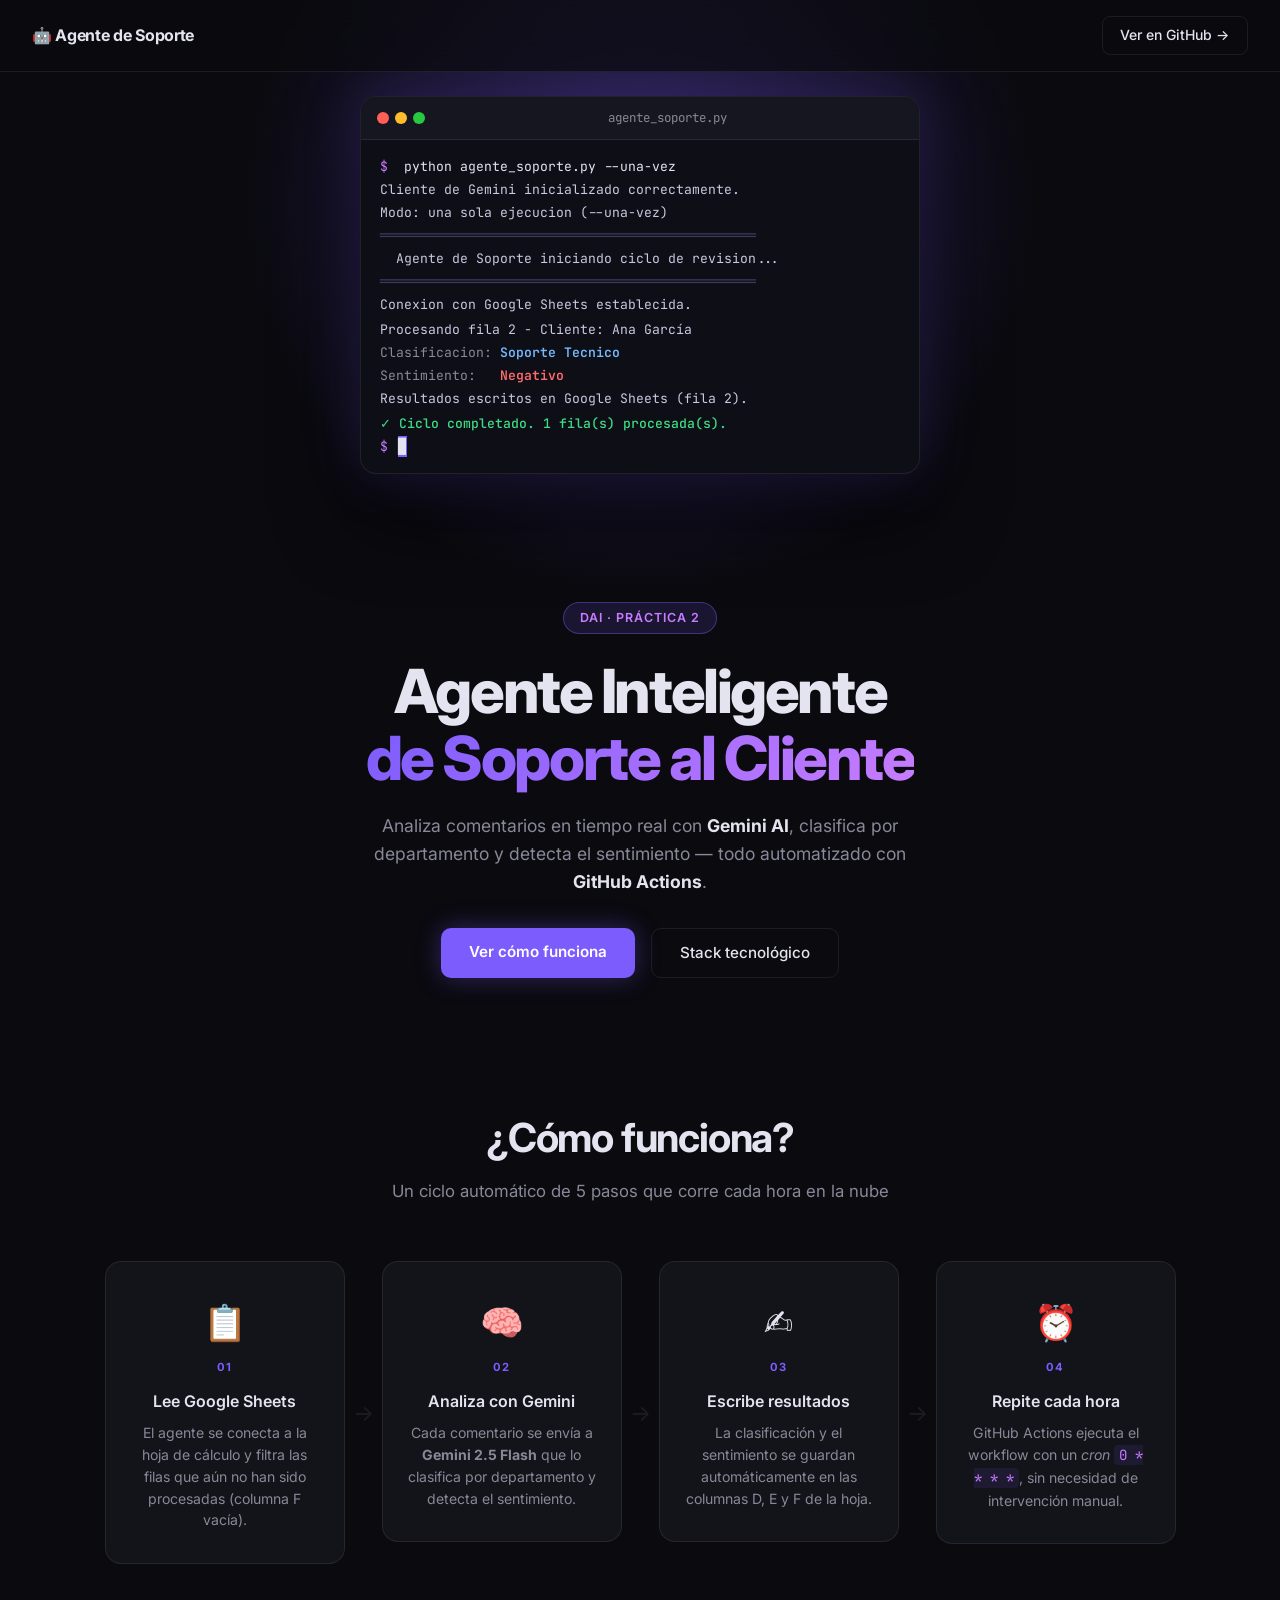
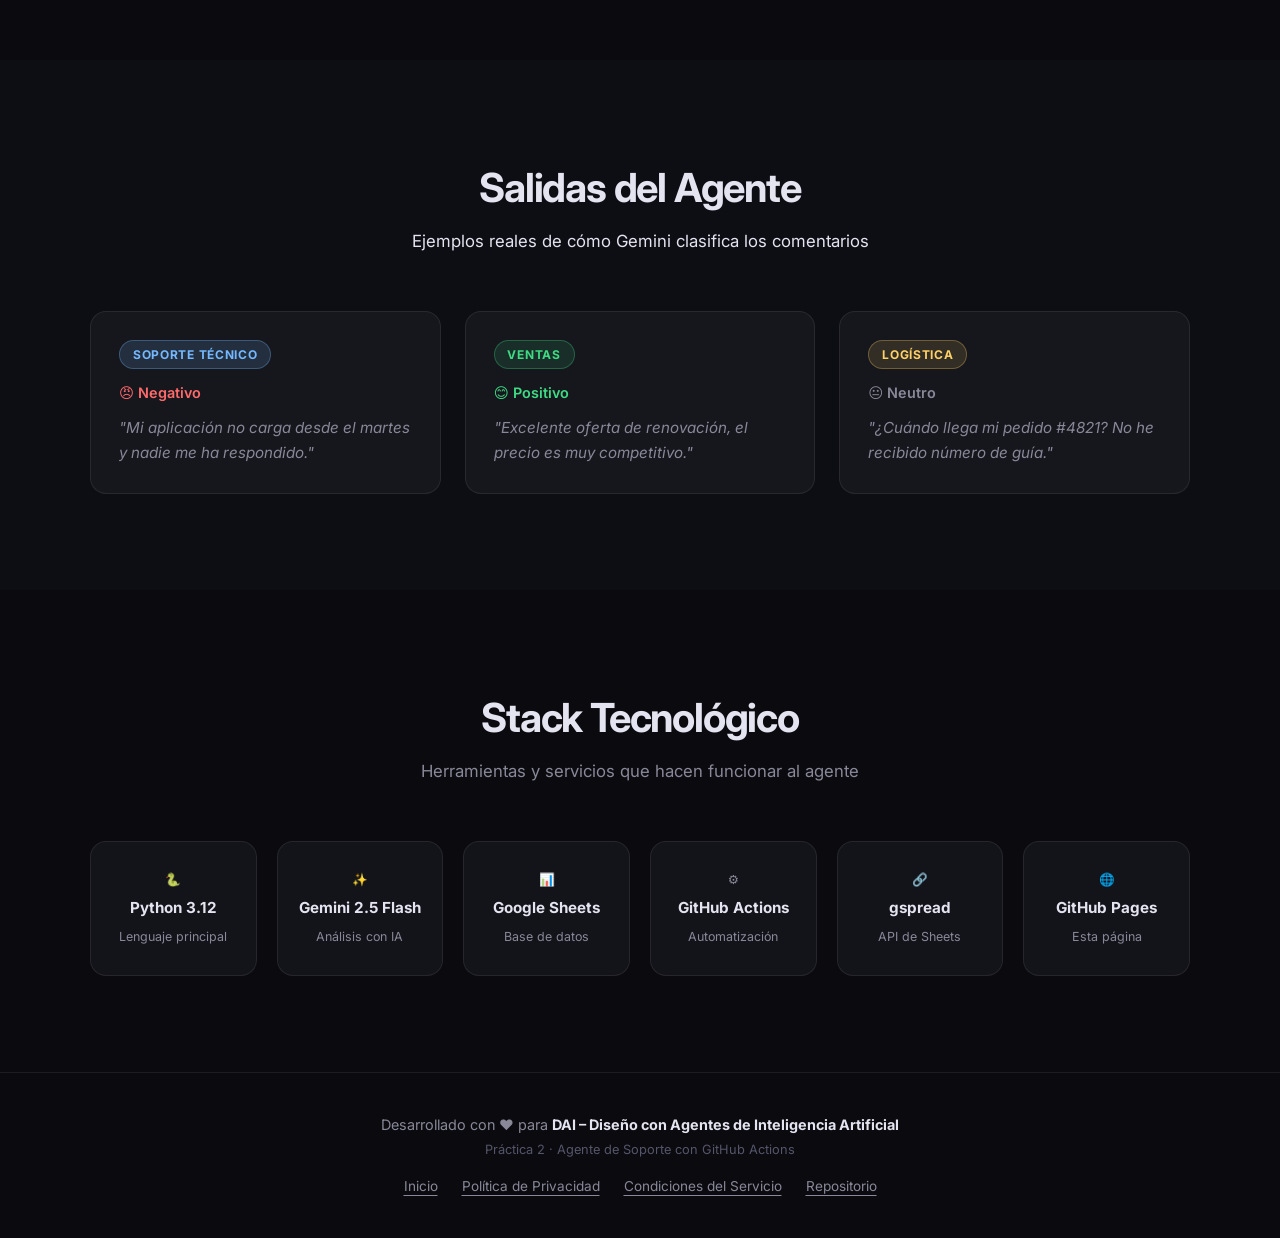
<file: docs/index.html>
<!DOCTYPE html>
<html lang="es">
<head>
  <meta charset="UTF-8" />
  <meta name="viewport" content="width=device-width, initial-scale=1.0" />
  <title>Agente de Soporte con IA | DAI Práctica 2</title>
  <meta name="description" content="Agente inteligente que analiza quejas de clientes con Gemini AI, clasifica por departamento y detecta el sentimiento automáticamente usando GitHub Actions." />
  <link rel="preconnect" href="https://fonts.googleapis.com" />
  <link rel="preconnect" href="https://fonts.gstatic.com" crossorigin />
  <link href="https://fonts.googleapis.com/css2?family=Inter:wght@300;400;500;600;700;800&family=JetBrains+Mono:wght@400;500&display=swap" rel="stylesheet" />
  <link rel="stylesheet" href="style.css" />
</head>
<body>

  <!-- HERO -->
  <header class="hero">
    <div class="hero-glow"></div>
    <nav class="nav">
      <span class="nav-logo">🤖 Agente de Soporte</span>
      <a href="https://github.com" class="nav-btn" id="nav-github-link" target="_blank" rel="noopener">Ver en GitHub →</a>
    </nav>
    <div class="hero-content">
      <div class="badge" id="hero-badge">DAI · Práctica 2</div>
      <h1>Agente Inteligente<br /><span class="gradient-text">de Soporte al Cliente</span></h1>
      <p class="hero-subtitle">
        Analiza comentarios en tiempo real con <strong>Gemini AI</strong>,
        clasifica por departamento y detecta el sentimiento —
        todo automatizado con <strong>GitHub Actions</strong>.
      </p>
      <div class="hero-actions">
        <a href="#como-funciona" class="btn-primary" id="hero-cta-primary">Ver cómo funciona</a>
        <a href="#tecnologias" class="btn-secondary" id="hero-cta-secondary">Stack tecnológico</a>
      </div>
    </div>
    <div class="hero-visual" aria-hidden="true">
      <div class="terminal" id="hero-terminal">
        <div class="terminal-bar">
          <span class="dot red"></span><span class="dot yellow"></span><span class="dot green"></span>
          <span class="terminal-title">agente_soporte.py</span>
        </div>
        <div class="terminal-body">
          <div class="line"><span class="prompt">$</span> python agente_soporte.py --una-vez</div>
          <div class="line out">Cliente de Gemini inicializado correctamente.</div>
          <div class="line out">Modo: una sola ejecucion (--una-vez)</div>
          <div class="line sep">═══════════════════════════════════════════════</div>
          <div class="line out">  Agente de Soporte iniciando ciclo de revision...</div>
          <div class="line sep">═══════════════════════════════════════════════</div>
          <div class="line out">Conexion con Google Sheets establecida.</div>
          <div class="line out"></div>
          <div class="line out">Procesando fila 2 - Cliente: Ana García</div>
          <div class="line out"><span class="key">Clasificacion:</span> <span class="val-blue">Soporte Tecnico</span></div>
          <div class="line out"><span class="key">Sentimiento:  </span> <span class="val-red">Negativo</span></div>
          <div class="line out">Resultados escritos en Google Sheets (fila 2).</div>
          <div class="line out"></div>
          <div class="line success">✓ Ciclo completado. 1 fila(s) procesada(s).</div>
          <div class="cursor-line"><span class="prompt">$</span><span class="cursor">█</span></div>
        </div>
      </div>
    </div>
  </header>

  <!-- COMO FUNCIONA -->
  <section class="section" id="como-funciona">
    <div class="container">
      <div class="section-header">
        <h2>¿Cómo funciona?</h2>
        <p>Un ciclo automático de 5 pasos que corre cada hora en la nube</p>
      </div>
      <div class="steps">
        <div class="step" id="step-1">
          <div class="step-icon">📋</div>
          <div class="step-num">01</div>
          <h3>Lee Google Sheets</h3>
          <p>El agente se conecta a la hoja de cálculo y filtra las filas que aún no han sido procesadas (columna F vacía).</p>
        </div>
        <div class="step-arrow" aria-hidden="true">→</div>
        <div class="step" id="step-2">
          <div class="step-icon">🧠</div>
          <div class="step-num">02</div>
          <h3>Analiza con Gemini</h3>
          <p>Cada comentario se envía a <strong>Gemini 2.5 Flash</strong> que lo clasifica por departamento y detecta el sentimiento.</p>
        </div>
        <div class="step-arrow" aria-hidden="true">→</div>
        <div class="step" id="step-3">
          <div class="step-icon">✍️</div>
          <div class="step-num">03</div>
          <h3>Escribe resultados</h3>
          <p>La clasificación y el sentimiento se guardan automáticamente en las columnas D, E y F de la hoja.</p>
        </div>
        <div class="step-arrow" aria-hidden="true">→</div>
        <div class="step" id="step-4">
          <div class="step-icon">⏰</div>
          <div class="step-num">04</div>
          <h3>Repite cada hora</h3>
          <p>GitHub Actions ejecuta el workflow con un <em>cron</em> <code>0 * * * *</code>, sin necesidad de intervención manual.</p>
        </div>
      </div>
    </div>
  </section>

  <!-- ANALISIS DEMO -->
  <section class="section section-dark" id="demo">
    <div class="container">
      <div class="section-header light">
        <h2>Salidas del Agente</h2>
        <p>Ejemplos reales de cómo Gemini clasifica los comentarios</p>
      </div>
      <div class="cards">
        <div class="card" id="demo-card-1">
          <div class="card-tag tag-soporte">Soporte Técnico</div>
          <div class="card-sentiment sentiment-neg">😠 Negativo</div>
          <p class="card-quote">"Mi aplicación no carga desde el martes y nadie me ha respondido."</p>
        </div>
        <div class="card" id="demo-card-2">
          <div class="card-tag tag-ventas">Ventas</div>
          <div class="card-sentiment sentiment-pos">😊 Positivo</div>
          <p class="card-quote">"Excelente oferta de renovación, el precio es muy competitivo."</p>
        </div>
        <div class="card" id="demo-card-3">
          <div class="card-tag tag-logistica">Logística</div>
          <div class="card-sentiment sentiment-neu">😐 Neutro</div>
          <p class="card-quote">"¿Cuándo llega mi pedido #4821? No he recibido número de guía."</p>
        </div>
      </div>
    </div>
  </section>

  <!-- TECNOLOGIAS -->
  <section class="section" id="tecnologias">
    <div class="container">
      <div class="section-header">
        <h2>Stack Tecnológico</h2>
        <p>Herramientas y servicios que hacen funcionar al agente</p>
      </div>
      <div class="tech-grid">
        <div class="tech-item" id="tech-python">
          <span class="tech-icon">🐍</span>
          <strong>Python 3.12</strong>
          <span>Lenguaje principal</span>
        </div>
        <div class="tech-item" id="tech-gemini">
          <span class="tech-icon">✨</span>
          <strong>Gemini 2.5 Flash</strong>
          <span>Análisis con IA</span>
        </div>
        <div class="tech-item" id="tech-sheets">
          <span class="tech-icon">📊</span>
          <strong>Google Sheets</strong>
          <span>Base de datos</span>
        </div>
        <div class="tech-item" id="tech-actions">
          <span class="tech-icon">⚙️</span>
          <strong>GitHub Actions</strong>
          <span>Automatización</span>
        </div>
        <div class="tech-item" id="tech-gspread">
          <span class="tech-icon">🔗</span>
          <strong>gspread</strong>
          <span>API de Sheets</span>
        </div>
        <div class="tech-item" id="tech-pages">
          <span class="tech-icon">🌐</span>
          <strong>GitHub Pages</strong>
          <span>Esta página</span>
        </div>
      </div>
    </div>
  </section>

  <!-- FOOTER -->
  <footer class="footer">
    <div class="container">
      <p>Desarrollado con ❤️ para <strong>DAI – Diseño con Agentes de Inteligencia Artificial</strong></p>
      <p class="footer-sub">Práctica 2 · Agente de Soporte con GitHub Actions</p>
      <div class="footer-links">
        <a href="index.html">Inicio</a>
        <a href="privacidad.html">Política de Privacidad</a>
        <a href="terminos.html">Condiciones del Servicio</a>
        <a href="https://github.com/JECR2005/DAI_Practica_2_U2" target="_blank" rel="noopener">Repositorio</a>
      </div>
    </div>
  </footer>

</body>
</html>
</file>
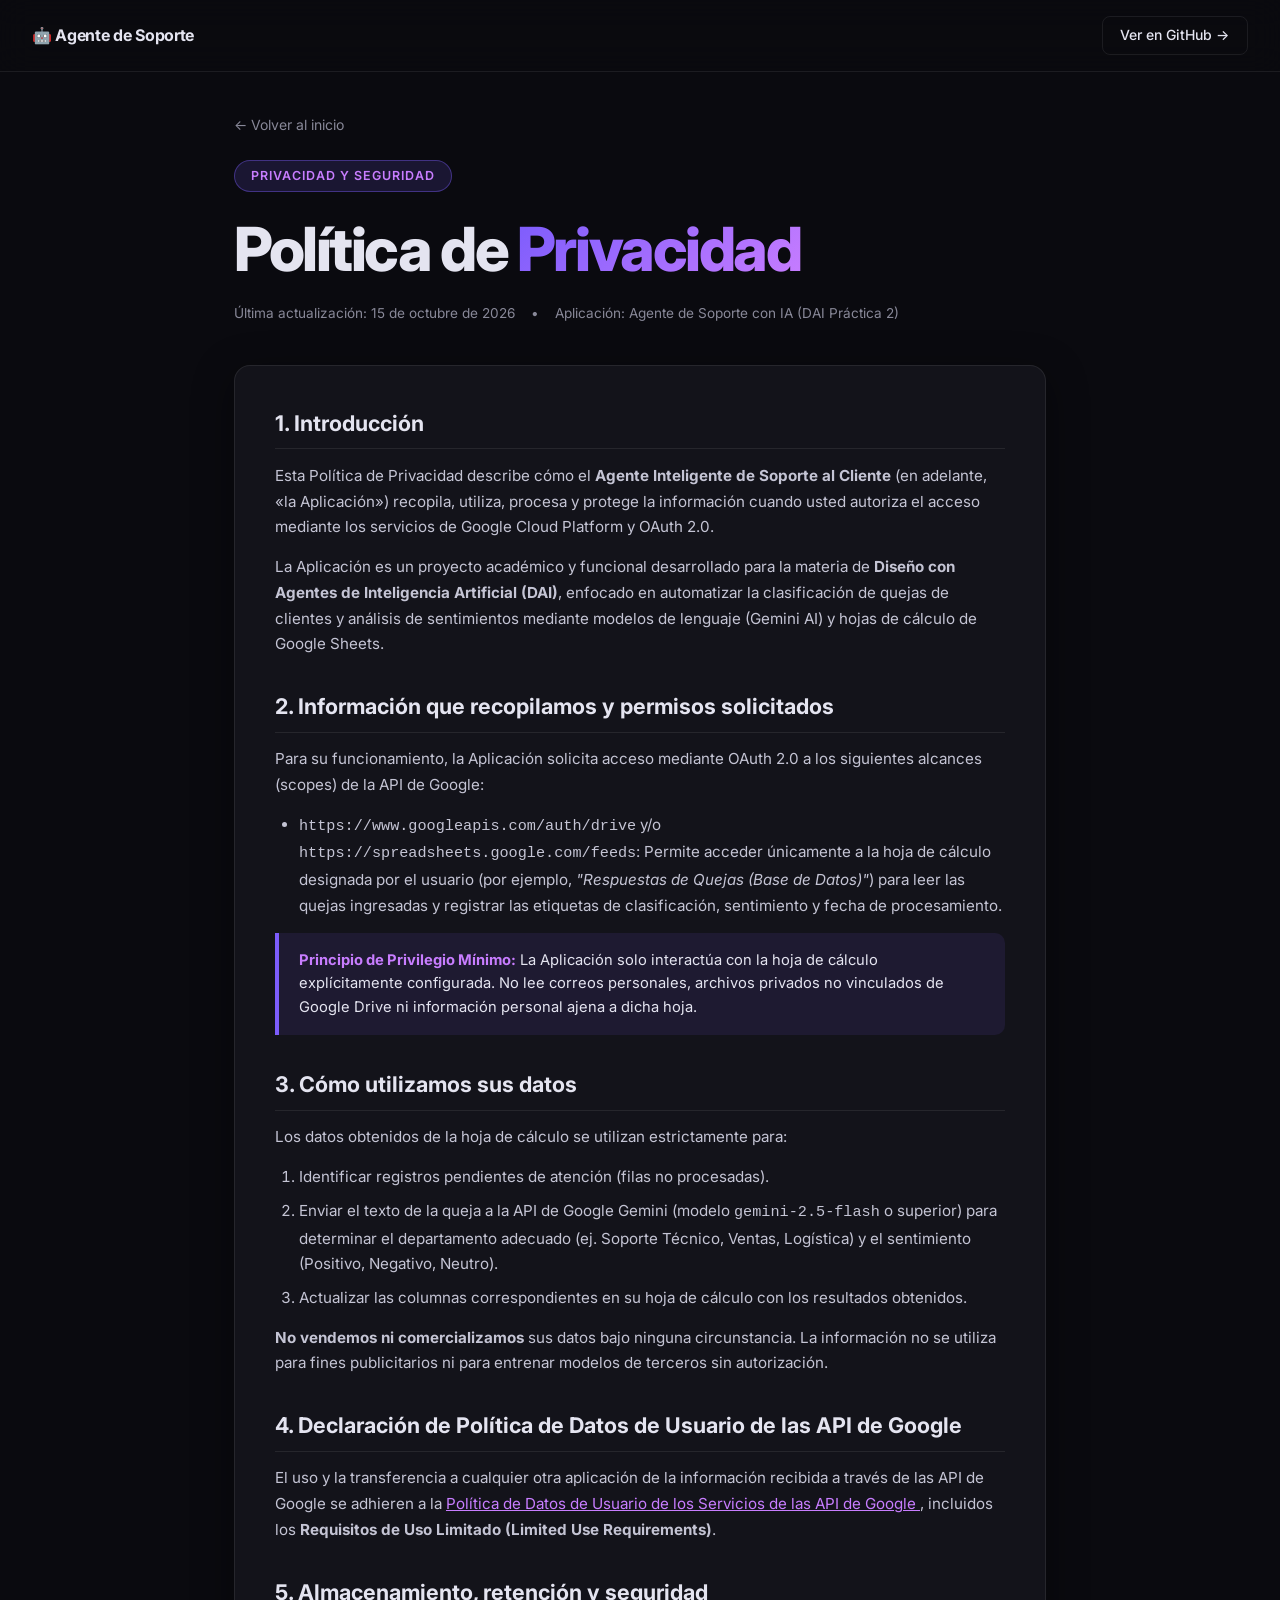
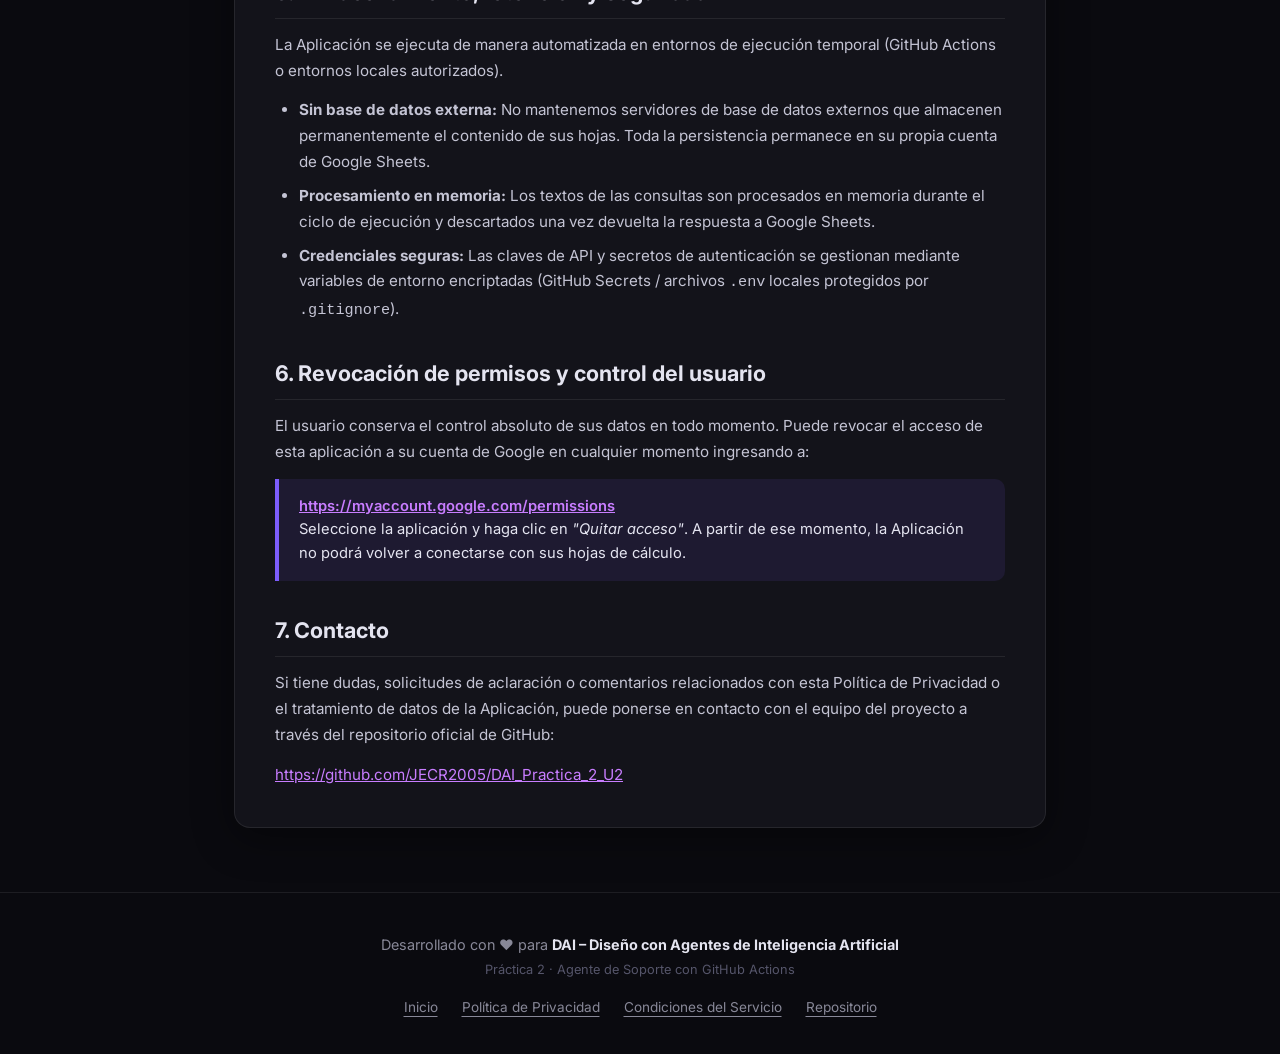
<file: docs/privacidad.html>
<!DOCTYPE html>
<html lang="es">
<head>
  <meta charset="UTF-8" />
  <meta name="viewport" content="width=device-width, initial-scale=1.0" />
  <title>Política de Privacidad | Agente de Soporte con IA</title>
  <meta name="description" content="Política de Privacidad del Agente Inteligente de Soporte al Cliente para el uso de APIs de Google y Google Sheets." />
  <link rel="preconnect" href="https://fonts.googleapis.com" />
  <link rel="preconnect" href="https://fonts.gstatic.com" crossorigin />
  <link href="https://fonts.googleapis.com/css2?family=Inter:wght@300;400;500;600;700;800&family=JetBrains+Mono:wght@400;500&display=swap" rel="stylesheet" />
  <link rel="stylesheet" href="style.css" />
</head>
<body>

  <!-- NAVEGACIÓN -->
  <nav class="nav">
    <a href="index.html" class="nav-logo">🤖 Agente de Soporte</a>
    <a href="https://github.com/JECR2005/DAI_Practica_2_U2" class="nav-btn" target="_blank" rel="noopener">Ver en GitHub →</a>
  </nav>

  <!-- CONTENIDO PRINCIPAL -->
  <main class="legal-wrapper">
    <a href="index.html" class="back-nav">← Volver al inicio</a>

    <header class="legal-header">
      <div class="badge">Privacidad y Seguridad</div>
      <h1>Política de <span class="gradient-text">Privacidad</span></h1>
      <div class="legal-meta">
        <span>Última actualización: 15 de octubre de 2026</span>
        <span>•</span>
        <span>Aplicación: Agente de Soporte con IA (DAI Práctica 2)</span>
      </div>
    </header>

    <div class="legal-card">
      <!-- SECCIÓN 1 -->
      <section class="legal-section">
        <h2>1. Introducción</h2>
        <p>
          Esta Política de Privacidad describe cómo el <strong>Agente Inteligente de Soporte al Cliente</strong>
          (en adelante, «la Aplicación») recopila, utiliza, procesa y protege la información cuando usted autoriza
          el acceso mediante los servicios de Google Cloud Platform y OAuth 2.0.
        </p>
        <p>
          La Aplicación es un proyecto académico y funcional desarrollado para la materia de
          <strong>Diseño con Agentes de Inteligencia Artificial (DAI)</strong>, enfocado en automatizar
          la clasificación de quejas de clientes y análisis de sentimientos mediante modelos de lenguaje (Gemini AI)
          y hojas de cálculo de Google Sheets.
        </p>
      </section>

      <!-- SECCIÓN 2 -->
      <section class="legal-section">
        <h2>2. Información que recopilamos y permisos solicitados</h2>
        <p>
          Para su funcionamiento, la Aplicación solicita acceso mediante OAuth 2.0 a los siguientes alcances (scopes) de la API de Google:
        </p>
        <ul>
          <li>
            <code>https://www.googleapis.com/auth/drive</code> y/o <code>https://spreadsheets.google.com/feeds</code>:
            Permite acceder únicamente a la hoja de cálculo designada por el usuario (por ejemplo, <em>"Respuestas de Quejas (Base de Datos)"</em>)
            para leer las quejas ingresadas y registrar las etiquetas de clasificación, sentimiento y fecha de procesamiento.
          </li>
        </ul>
        <div class="legal-callout">
          <strong>Principio de Privilegio Mínimo:</strong> La Aplicación solo interactúa con la hoja de cálculo explícitamente configurada. No lee correos personales, archivos privados no vinculados de Google Drive ni información personal ajena a dicha hoja.
        </div>
      </section>

      <!-- SECCIÓN 3 -->
      <section class="legal-section">
        <h2>3. Cómo utilizamos sus datos</h2>
        <p>Los datos obtenidos de la hoja de cálculo se utilizan estrictamente para:</p>
        <ol>
          <li>Identificar registros pendientes de atención (filas no procesadas).</li>
          <li>Enviar el texto de la queja a la API de Google Gemini (modelo <code>gemini-2.5-flash</code> o superior) para determinar el departamento adecuado (ej. Soporte Técnico, Ventas, Logística) y el sentimiento (Positivo, Negativo, Neutro).</li>
          <li>Actualizar las columnas correspondientes en su hoja de cálculo con los resultados obtenidos.</li>
        </ol>
        <p>
          <strong>No vendemos ni comercializamos</strong> sus datos bajo ninguna circunstancia. La información no se utiliza para fines publicitarios ni para entrenar modelos de terceros sin autorización.
        </p>
      </section>

      <!-- SECCIÓN 4 -->
      <section class="legal-section">
        <h2>4. Declaración de Política de Datos de Usuario de las API de Google</h2>
        <p>
          El uso y la transferencia a cualquier otra aplicación de la información recibida a través de las API de Google
          se adhieren a la
          <a href="https://developers.google.com/terms/api-services-user-data-policy" target="_blank" rel="noopener" style="color: var(--accent2); text-decoration: underline;">
            Política de Datos de Usuario de los Servicios de las API de Google
          </a>,
          incluidos los <strong>Requisitos de Uso Limitado (Limited Use Requirements)</strong>.
        </p>
      </section>

      <!-- SECCIÓN 5 -->
      <section class="legal-section">
        <h2>5. Almacenamiento, retención y seguridad</h2>
        <p>
          La Aplicación se ejecuta de manera automatizada en entornos de ejecución temporal (GitHub Actions o entornos locales autorizados).
        </p>
        <ul>
          <li><strong>Sin base de datos externa:</strong> No mantenemos servidores de base de datos externos que almacenen permanentemente el contenido de sus hojas. Toda la persistencia permanece en su propia cuenta de Google Sheets.</li>
          <li><strong>Procesamiento en memoria:</strong> Los textos de las consultas son procesados en memoria durante el ciclo de ejecución y descartados una vez devuelta la respuesta a Google Sheets.</li>
          <li><strong>Credenciales seguras:</strong> Las claves de API y secretos de autenticación se gestionan mediante variables de entorno encriptadas (GitHub Secrets / archivos <code>.env</code> locales protegidos por <code>.gitignore</code>).</li>
        </ul>
      </section>

      <!-- SECCIÓN 6 -->
      <section class="legal-section">
        <h2>6. Revocación de permisos y control del usuario</h2>
        <p>
          El usuario conserva el control absoluto de sus datos en todo momento. Puede revocar el acceso de esta aplicación a su cuenta de Google en cualquier momento ingresando a:
        </p>
        <div class="legal-callout">
          <a href="https://myaccount.google.com/permissions" target="_blank" rel="noopener" style="color: var(--accent2); text-decoration: underline; font-weight: 600;">
            https://myaccount.google.com/permissions
          </a>
          <br />
          Seleccione la aplicación y haga clic en <em>"Quitar acceso"</em>. A partir de ese momento, la Aplicación no podrá volver a conectarse con sus hojas de cálculo.
        </div>
      </section>

      <!-- SECCIÓN 7 -->
      <section class="legal-section">
        <h2>7. Contacto</h2>
        <p>
          Si tiene dudas, solicitudes de aclaración o comentarios relacionados con esta Política de Privacidad o el tratamiento de datos de la Aplicación, puede ponerse en contacto con el equipo del proyecto a través del repositorio oficial de GitHub:
        </p>
        <p>
          <a href="https://github.com/JECR2005/DAI_Practica_2_U2/issues" target="_blank" rel="noopener" style="color: var(--accent2); text-decoration: underline;">
            https://github.com/JECR2005/DAI_Practica_2_U2
          </a>
        </p>
      </section>
    </div>
  </main>

  <!-- FOOTER -->
  <footer class="footer">
    <div class="container">
      <p>Desarrollado con ❤️ para <strong>DAI – Diseño con Agentes de Inteligencia Artificial</strong></p>
      <p class="footer-sub">Práctica 2 · Agente de Soporte con GitHub Actions</p>
      <div class="footer-links">
        <a href="index.html">Inicio</a>
        <a href="privacidad.html">Política de Privacidad</a>
        <a href="terminos.html">Condiciones del Servicio</a>
        <a href="https://github.com/JECR2005/DAI_Practica_2_U2" target="_blank" rel="noopener">Repositorio</a>
      </div>
    </div>
  </footer>

</body>
</html>
</file>
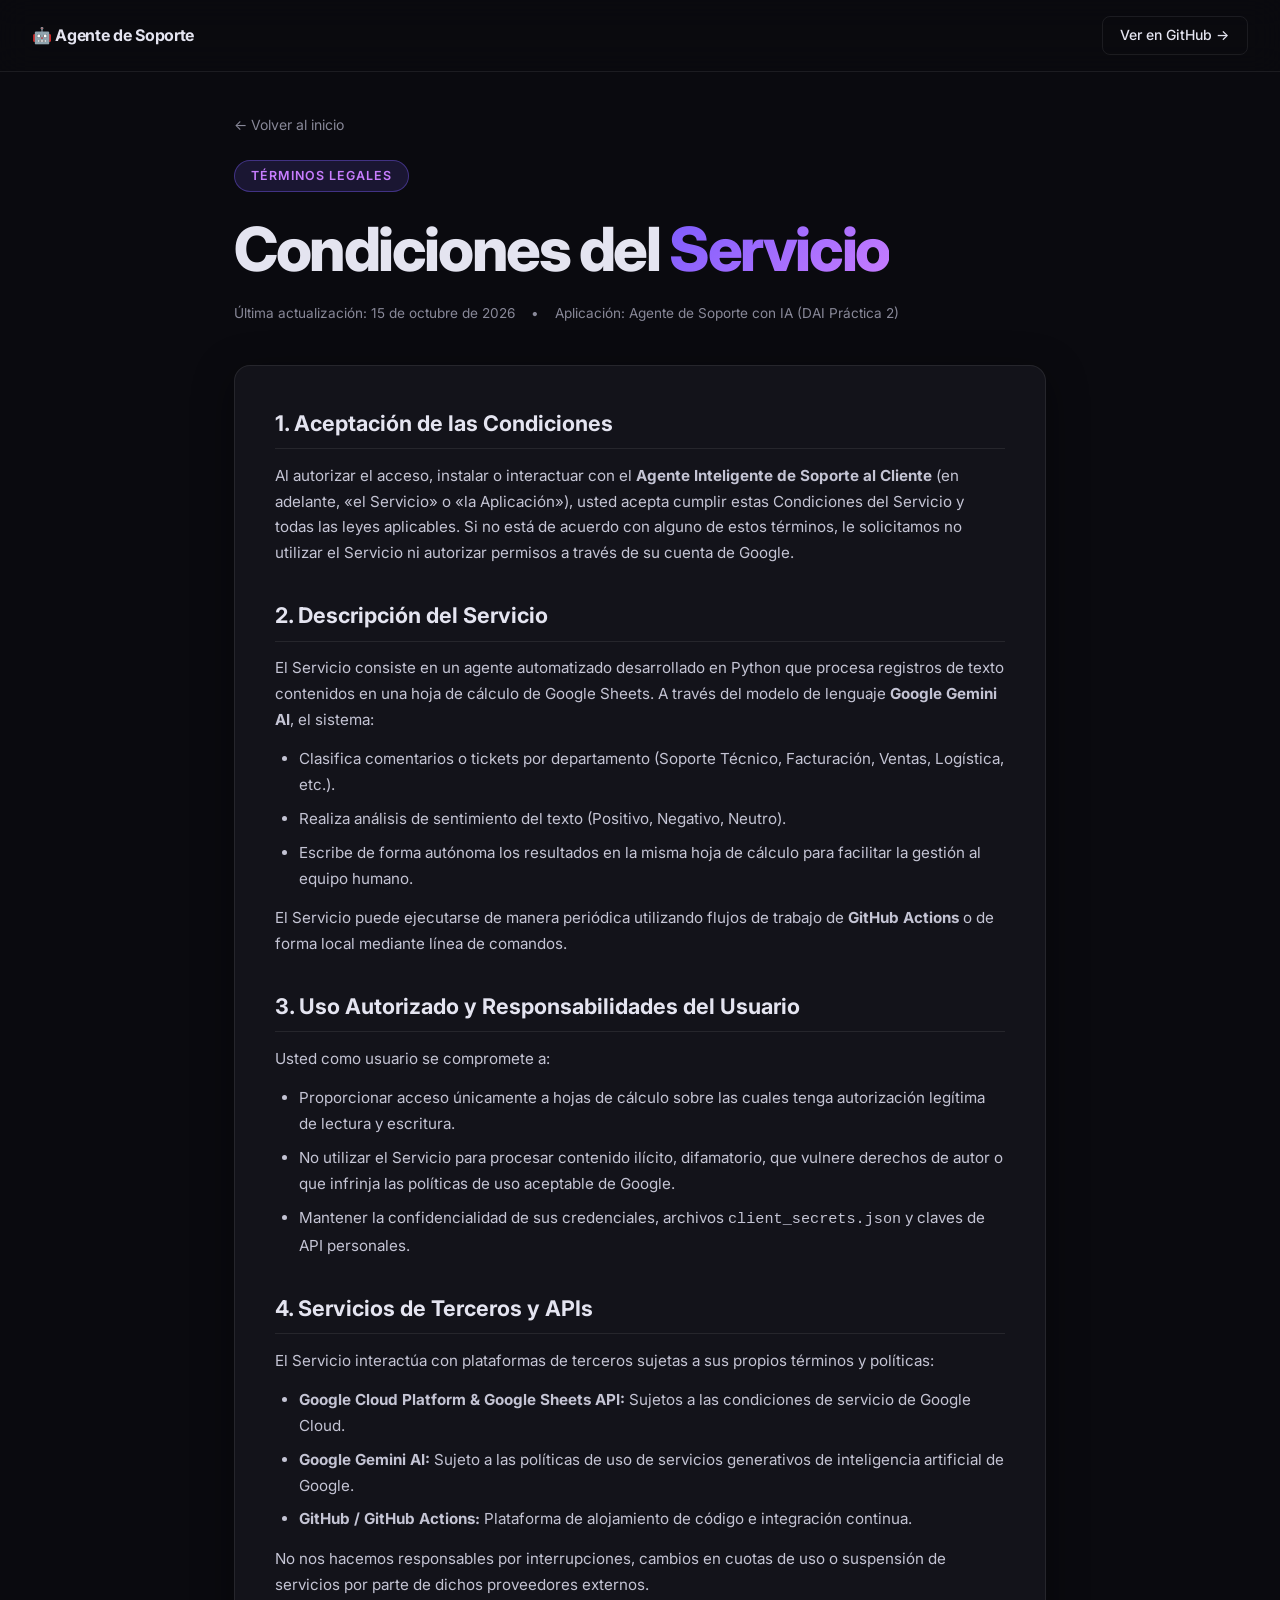
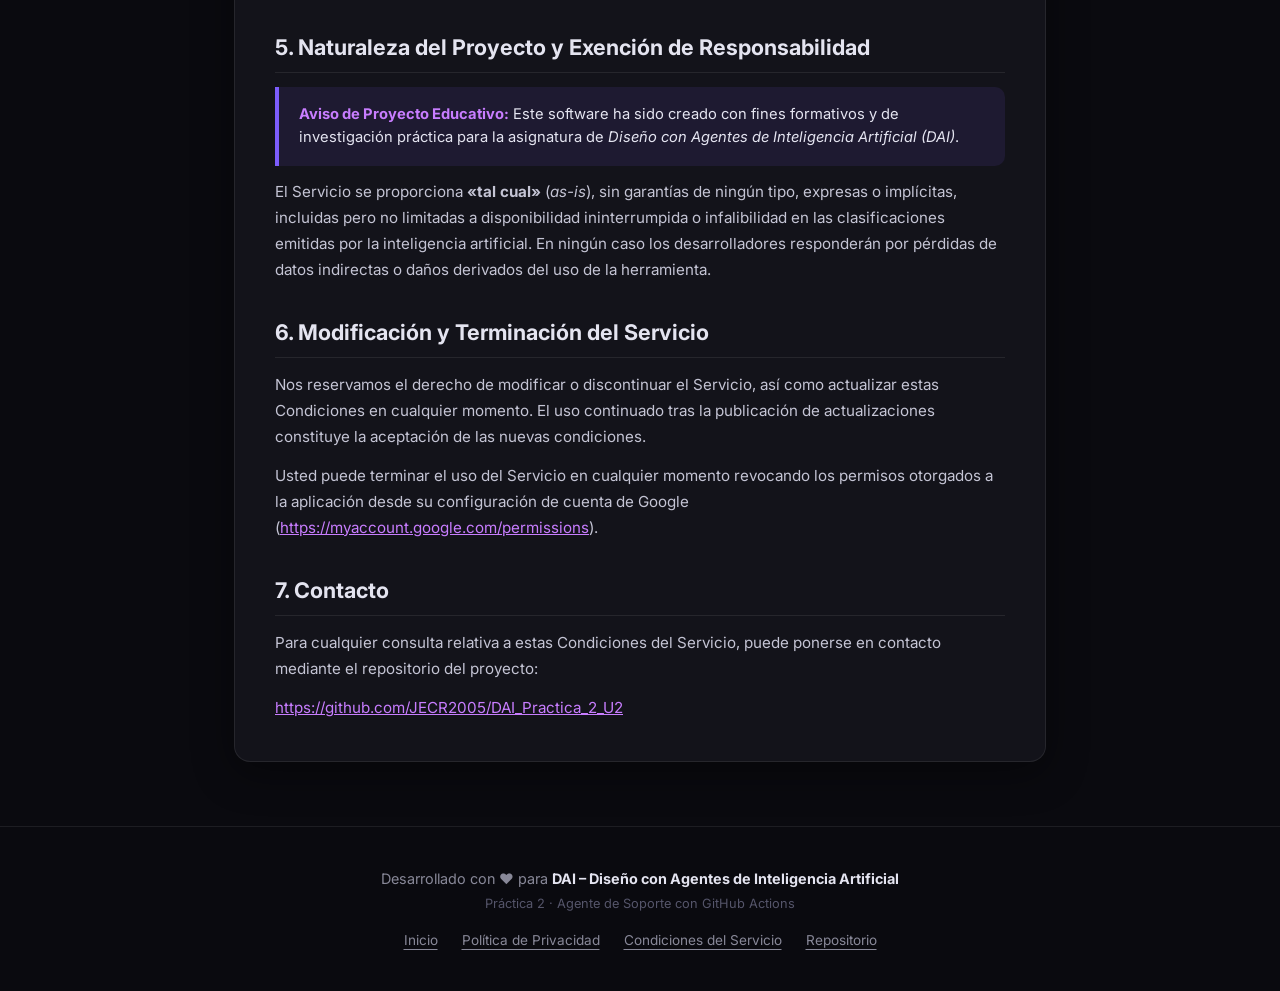
<file: docs/terminos.html>
<!DOCTYPE html>
<html lang="es">
<head>
  <meta charset="UTF-8" />
  <meta name="viewport" content="width=device-width, initial-scale=1.0" />
  <title>Condiciones del Servicio | Agente de Soporte con IA</title>
  <meta name="description" content="Condiciones del Servicio del Agente Inteligente de Soporte al Cliente para la integración con Google Cloud y Google Sheets." />
  <link rel="preconnect" href="https://fonts.googleapis.com" />
  <link rel="preconnect" href="https://fonts.gstatic.com" crossorigin />
  <link href="https://fonts.googleapis.com/css2?family=Inter:wght@300;400;500;600;700;800&family=JetBrains+Mono:wght@400;500&display=swap" rel="stylesheet" />
  <link rel="stylesheet" href="style.css" />
</head>
<body>

  <!-- NAVEGACIÓN -->
  <nav class="nav">
    <a href="index.html" class="nav-logo">🤖 Agente de Soporte</a>
    <a href="https://github.com/JECR2005/DAI_Practica_2_U2" class="nav-btn" target="_blank" rel="noopener">Ver en GitHub →</a>
  </nav>

  <!-- CONTENIDO PRINCIPAL -->
  <main class="legal-wrapper">
    <a href="index.html" class="back-nav">← Volver al inicio</a>

    <header class="legal-header">
      <div class="badge">Términos Legales</div>
      <h1>Condiciones del <span class="gradient-text">Servicio</span></h1>
      <div class="legal-meta">
        <span>Última actualización: 15 de octubre de 2026</span>
        <span>•</span>
        <span>Aplicación: Agente de Soporte con IA (DAI Práctica 2)</span>
      </div>
    </header>

    <div class="legal-card">
      <!-- SECCIÓN 1 -->
      <section class="legal-section">
        <h2>1. Aceptación de las Condiciones</h2>
        <p>
          Al autorizar el acceso, instalar o interactuar con el <strong>Agente Inteligente de Soporte al Cliente</strong>
          (en adelante, «el Servicio» o «la Aplicación»), usted acepta cumplir estas Condiciones del Servicio y todas las leyes aplicables. Si no está de acuerdo con alguno de estos términos, le solicitamos no utilizar el Servicio ni autorizar permisos a través de su cuenta de Google.
        </p>
      </section>

      <!-- SECCIÓN 2 -->
      <section class="legal-section">
        <h2>2. Descripción del Servicio</h2>
        <p>
          El Servicio consiste en un agente automatizado desarrollado en Python que procesa registros de texto contenidos en una hoja de cálculo de Google Sheets. A través del modelo de lenguaje <strong>Google Gemini AI</strong>, el sistema:
        </p>
        <ul>
          <li>Clasifica comentarios o tickets por departamento (Soporte Técnico, Facturación, Ventas, Logística, etc.).</li>
          <li>Realiza análisis de sentimiento del texto (Positivo, Negativo, Neutro).</li>
          <li>Escribe de forma autónoma los resultados en la misma hoja de cálculo para facilitar la gestión al equipo humano.</li>
        </ul>
        <p>
          El Servicio puede ejecutarse de manera periódica utilizando flujos de trabajo de <strong>GitHub Actions</strong> o de forma local mediante línea de comandos.
        </p>
      </section>

      <!-- SECCIÓN 3 -->
      <section class="legal-section">
        <h2>3. Uso Autorizado y Responsabilidades del Usuario</h2>
        <p>
          Usted como usuario se compromete a:
        </p>
        <ul>
          <li>Proporcionar acceso únicamente a hojas de cálculo sobre las cuales tenga autorización legítima de lectura y escritura.</li>
          <li>No utilizar el Servicio para procesar contenido ilícito, difamatorio, que vulnere derechos de autor o que infrinja las políticas de uso aceptable de Google.</li>
          <li>Mantener la confidencialidad de sus credenciales, archivos <code>client_secrets.json</code> y claves de API personales.</li>
        </ul>
      </section>

      <!-- SECCIÓN 4 -->
      <section class="legal-section">
        <h2>4. Servicios de Terceros y APIs</h2>
        <p>
          El Servicio interactúa con plataformas de terceros sujetas a sus propios términos y políticas:
        </p>
        <ul>
          <li><strong>Google Cloud Platform & Google Sheets API:</strong> Sujetos a las condiciones de servicio de Google Cloud.</li>
          <li><strong>Google Gemini AI:</strong> Sujeto a las políticas de uso de servicios generativos de inteligencia artificial de Google.</li>
          <li><strong>GitHub / GitHub Actions:</strong> Plataforma de alojamiento de código e integración continua.</li>
        </ul>
        <p>
          No nos hacemos responsables por interrupciones, cambios en cuotas de uso o suspensión de servicios por parte de dichos proveedores externos.
        </p>
      </section>

      <!-- SECCIÓN 5 -->
      <section class="legal-section">
        <h2>5. Naturaleza del Proyecto y Exención de Responsabilidad</h2>
        <div class="legal-callout">
          <strong>Aviso de Proyecto Educativo:</strong> Este software ha sido creado con fines formativos y de investigación práctica para la asignatura de <em>Diseño con Agentes de Inteligencia Artificial (DAI)</em>.
        </div>
        <p>
          El Servicio se proporciona <strong>«tal cual»</strong> (<em>as-is</em>), sin garantías de ningún tipo, expresas o implícitas, incluidas pero no limitadas a disponibilidad ininterrumpida o infalibilidad en las clasificaciones emitidas por la inteligencia artificial. En ningún caso los desarrolladores responderán por pérdidas de datos indirectas o daños derivados del uso de la herramienta.
        </p>
      </section>

      <!-- SECCIÓN 6 -->
      <section class="legal-section">
        <h2>6. Modificación y Terminación del Servicio</h2>
        <p>
          Nos reservamos el derecho de modificar o discontinuar el Servicio, así como actualizar estas Condiciones en cualquier momento. El uso continuado tras la publicación de actualizaciones constituye la aceptación de las nuevas condiciones.
        </p>
        <p>
          Usted puede terminar el uso del Servicio en cualquier momento revocando los permisos otorgados a la aplicación desde su configuración de cuenta de Google (<a href="https://myaccount.google.com/permissions" target="_blank" rel="noopener" style="color: var(--accent2); text-decoration: underline;">https://myaccount.google.com/permissions</a>).
        </p>
      </section>

      <!-- SECCIÓN 7 -->
      <section class="legal-section">
        <h2>7. Contacto</h2>
        <p>
          Para cualquier consulta relativa a estas Condiciones del Servicio, puede ponerse en contacto mediante el repositorio del proyecto:
        </p>
        <p>
          <a href="https://github.com/JECR2005/DAI_Practica_2_U2" target="_blank" rel="noopener" style="color: var(--accent2); text-decoration: underline;">
            https://github.com/JECR2005/DAI_Practica_2_U2
          </a>
        </p>
      </section>
    </div>
  </main>

  <!-- FOOTER -->
  <footer class="footer">
    <div class="container">
      <p>Desarrollado con ❤️ para <strong>DAI – Diseño con Agentes de Inteligencia Artificial</strong></p>
      <p class="footer-sub">Práctica 2 · Agente de Soporte con GitHub Actions</p>
      <div class="footer-links">
        <a href="index.html">Inicio</a>
        <a href="privacidad.html">Política de Privacidad</a>
        <a href="terminos.html">Condiciones del Servicio</a>
        <a href="https://github.com/JECR2005/DAI_Practica_2_U2" target="_blank" rel="noopener">Repositorio</a>
      </div>
    </div>
  </footer>

</body>
</html>
</file>
<file: docs/style.css>
/* =====================================================
   style.css – GitHub Pages · Agente de Soporte con IA
   ===================================================== */

/* ---------- RESET & BASE ---------- */
*, *::before, *::after { box-sizing: border-box; margin: 0; padding: 0; }

:root {
  --bg:          #0a0a0f;
  --bg-card:     #13131a;
  --bg-dark:     #0d0d14;
  --border:      rgba(255,255,255,0.08);
  --accent:      #7c5cfc;
  --accent2:     #c87dff;
  --accent-glow: rgba(124,92,252,0.35);
  --text:        #e4e4f0;
  --muted:       #888898;
  --green:       #3ddc84;
  --red:         #ff6b6b;
  --yellow:      #ffd166;
  --blue:        #74b9ff;
  --radius:      16px;
  --font:        'Inter', system-ui, sans-serif;
  --mono:        'JetBrains Mono', monospace;
}

html { scroll-behavior: smooth; }

body {
  font-family: var(--font);
  background: var(--bg);
  color: var(--text);
  line-height: 1.6;
  overflow-x: hidden;
}

a { color: inherit; text-decoration: none; }

/* ---------- NAVIGATION ---------- */
.nav {
  position: fixed;
  top: 0; left: 0; right: 0;
  z-index: 100;
  display: flex;
  align-items: center;
  justify-content: space-between;
  padding: 1rem 2rem;
  background: rgba(10,10,15,0.7);
  backdrop-filter: blur(16px);
  border-bottom: 1px solid var(--border);
}
.nav-logo { font-weight: 700; font-size: 1rem; letter-spacing: -0.02em; }
.nav-btn {
  padding: 0.45rem 1.1rem;
  border: 1px solid var(--border);
  border-radius: 8px;
  font-size: 0.875rem;
  font-weight: 500;
  transition: background 0.2s, border-color 0.2s;
}
.nav-btn:hover { background: rgba(124,92,252,0.15); border-color: var(--accent); }

/* ---------- HERO ---------- */
.hero {
  position: relative;
  min-height: 100vh;
  display: grid;
  grid-template-rows: auto 1fr;
  grid-template-columns: 1fr;
  overflow: hidden;
  padding-top: 64px;
}
.hero > .nav { grid-row: 1; }
.hero-glow {
  position: absolute;
  top: -200px; left: 50%;
  transform: translateX(-50%);
  width: 800px; height: 800px;
  background: radial-gradient(ellipse, var(--accent-glow) 0%, transparent 70%);
  pointer-events: none;
  z-index: 0;
}

.hero-content {
  grid-row: 2;
  position: relative;
  z-index: 1;
  display: flex;
  flex-direction: column;
  align-items: center;
  text-align: center;
  padding: 4rem 1.5rem 2rem;
  max-width: 700px;
  margin: 0 auto;
}

.badge {
  display: inline-block;
  padding: 0.3rem 1rem;
  border-radius: 999px;
  background: rgba(124,92,252,0.15);
  border: 1px solid rgba(124,92,252,0.4);
  font-size: 0.78rem;
  font-weight: 600;
  letter-spacing: 0.08em;
  text-transform: uppercase;
  color: var(--accent2);
  margin-bottom: 1.5rem;
}

h1 {
  font-size: clamp(2.2rem, 6vw, 3.8rem);
  font-weight: 800;
  letter-spacing: -0.04em;
  line-height: 1.1;
  margin-bottom: 1.25rem;
}

.gradient-text {
  background: linear-gradient(135deg, var(--accent), var(--accent2));
  -webkit-background-clip: text;
  -webkit-text-fill-color: transparent;
  background-clip: text;
}

.hero-subtitle {
  font-size: 1.1rem;
  color: var(--muted);
  max-width: 540px;
  margin-bottom: 2rem;
}
.hero-subtitle strong { color: var(--text); }

.hero-actions { display: flex; gap: 1rem; flex-wrap: wrap; justify-content: center; }

.btn-primary {
  padding: 0.75rem 1.75rem;
  border-radius: 10px;
  background: var(--accent);
  color: #fff;
  font-weight: 600;
  font-size: 0.95rem;
  transition: opacity 0.2s, transform 0.15s;
  box-shadow: 0 0 24px var(--accent-glow);
}
.btn-primary:hover { opacity: 0.88; transform: translateY(-2px); }

.btn-secondary {
  padding: 0.75rem 1.75rem;
  border-radius: 10px;
  border: 1px solid var(--border);
  font-weight: 500;
  font-size: 0.95rem;
  transition: background 0.2s;
}
.btn-secondary:hover { background: rgba(255,255,255,0.06); }

/* ---------- TERMINAL ---------- */
.hero-visual {
  position: relative; z-index: 1;
  display: flex;
  justify-content: center;
  padding: 2rem 1.5rem 4rem;
}

.terminal {
  width: 100%;
  max-width: 560px;
  background: #0e0e16;
  border: 1px solid var(--border);
  border-radius: var(--radius);
  box-shadow: 0 0 60px rgba(124,92,252,0.2), 0 40px 80px rgba(0,0,0,0.6);
  overflow: hidden;
  font-family: var(--mono);
  font-size: 0.82rem;
}

.terminal-bar {
  display: flex;
  align-items: center;
  gap: 6px;
  padding: 0.7rem 1rem;
  background: #161620;
  border-bottom: 1px solid var(--border);
}
.dot { width: 12px; height: 12px; border-radius: 50%; }
.dot.red    { background: #ff5f57; }
.dot.yellow { background: #ffbd2e; }
.dot.green  { background: #28c840; }
.terminal-title {
  margin-left: auto;
  margin-right: auto;
  color: var(--muted);
  font-size: 0.78rem;
}

.terminal-body { padding: 1rem 1.2rem; display: flex; flex-direction: column; gap: 2px; }
.line { white-space: pre-wrap; word-break: break-all; }
.line.out  { color: #c8c8e0; }
.line.sep  { color: #3a3a5c; }
.line.success { color: var(--green); font-weight: 500; }
.prompt   { color: var(--accent2); margin-right: 0.5rem; }
.key      { color: var(--muted); }
.val-blue { color: var(--blue); font-weight: 600; }
.val-red  { color: var(--red); font-weight: 600; }
.cursor   { display: inline-block; width: 9px; background: var(--accent); margin-left: 2px;
            animation: blink 1.1s step-end infinite; }
@keyframes blink { 50% { opacity: 0; } }

/* ---------- SECTIONS ---------- */
.section { padding: 6rem 1.5rem; }
.section-dark { background: var(--bg-dark); }
.container { max-width: 1100px; margin: 0 auto; }

.section-header { text-align: center; margin-bottom: 3.5rem; }
.section-header.light h2,
.section-header.light p { color: var(--text); }
.section-header h2 { font-size: clamp(1.8rem, 4vw, 2.5rem); font-weight: 700; letter-spacing: -0.03em; margin-bottom: 0.5rem; }
.section-header p  { color: var(--muted); font-size: 1.05rem; }

/* ---------- STEPS ---------- */
.steps {
  display: flex;
  align-items: flex-start;
  gap: 0;
  flex-wrap: wrap;
  justify-content: center;
}

.step {
  flex: 1 1 180px;
  max-width: 240px;
  text-align: center;
  padding: 2rem 1.5rem;
  background: var(--bg-card);
  border: 1px solid var(--border);
  border-radius: var(--radius);
  transition: border-color 0.25s, transform 0.25s;
}
.step:hover { border-color: var(--accent); transform: translateY(-4px); }
.step-icon { font-size: 2.2rem; margin-bottom: 0.5rem; }
.step-num  { font-size: 0.7rem; font-weight: 700; letter-spacing: 0.1em; color: var(--accent); margin-bottom: 0.75rem; }
.step h3   { font-size: 1rem; font-weight: 600; margin-bottom: 0.5rem; }
.step p    { font-size: 0.88rem; color: var(--muted); line-height: 1.55; }
.step p code { font-family: var(--mono); color: var(--accent2); background: rgba(124,92,252,0.1); padding: 1px 5px; border-radius: 4px; }

.step-arrow {
  align-self: center;
  font-size: 1.4rem;
  color: var(--border);
  padding: 0 0.5rem;
  flex-shrink: 0;
}

/* ---------- CARDS ---------- */
.cards { display: grid; grid-template-columns: repeat(auto-fit, minmax(280px, 1fr)); gap: 1.5rem; }

.card {
  background: rgba(255,255,255,0.04);
  border: 1px solid var(--border);
  border-radius: var(--radius);
  padding: 1.75rem;
  transition: border-color 0.25s, transform 0.2s;
  display: flex;
  flex-direction: column;
  gap: 0.75rem;
}
.card:hover { border-color: rgba(124,92,252,0.4); transform: translateY(-3px); }

.card-tag {
  display: inline-block;
  padding: 0.25rem 0.8rem;
  border-radius: 999px;
  font-size: 0.75rem;
  font-weight: 700;
  letter-spacing: 0.06em;
  text-transform: uppercase;
  width: fit-content;
}
.tag-soporte  { background: rgba(116,185,255,0.15); color: var(--blue); border: 1px solid rgba(116,185,255,0.3); }
.tag-ventas   { background: rgba(61,220,132,0.12); color: var(--green); border: 1px solid rgba(61,220,132,0.3); }
.tag-logistica{ background: rgba(255,209,102,0.12); color: var(--yellow); border: 1px solid rgba(255,209,102,0.3); }

.card-sentiment { font-size: 0.9rem; font-weight: 600; }
.sentiment-neg  { color: var(--red); }
.sentiment-pos  { color: var(--green); }
.sentiment-neu  { color: var(--muted); }

.card-quote { font-size: 0.95rem; color: var(--muted); font-style: italic; line-height: 1.6; }

/* ---------- TECH GRID ---------- */
.tech-grid {
  display: grid;
  grid-template-columns: repeat(auto-fit, minmax(160px, 1fr));
  gap: 1.25rem;
}

.tech-item {
  display: flex;
  flex-direction: column;
  align-items: center;
  text-align: center;
  gap: 0.4rem;
  padding: 1.75rem 1rem;
  background: var(--bg-card);
  border: 1px solid var(--border);
  border-radius: var(--radius);
  transition: border-color 0.25s, transform 0.2s;
}
.tech-item:hover { border-color: var(--accent); transform: translateY(-3px); }
.tech-icon  { font-size: 2rem; }
.tech-item strong { font-size: 0.95rem; }
.tech-item span   { font-size: 0.78rem; color: var(--muted); }

/* ---------- FOOTER ---------- */
.footer {
  text-align: center;
  padding: 2.5rem 1.5rem;
  border-top: 1px solid var(--border);
  color: var(--muted);
  font-size: 0.9rem;
}
.footer strong { color: var(--text); }
.footer-sub { margin-top: 0.25rem; font-size: 0.8rem; color: #55556a; }
.footer-links {
  display: flex;
  justify-content: center;
  gap: 1.5rem;
  margin-top: 1rem;
  flex-wrap: wrap;
}
.footer-links a {
  color: var(--muted);
  font-size: 0.85rem;
  text-decoration: underline;
  text-underline-offset: 4px;
  transition: color 0.2s;
}
.footer-links a:hover {
  color: var(--accent2);
}

/* ---------- LEGAL PAGES (PRIVACY & TERMS) ---------- */
.legal-wrapper {
  max-width: 860px;
  margin: 0 auto;
  padding: 7rem 1.5rem 4rem;
}

.legal-header {
  margin-bottom: 2.5rem;
  text-align: left;
}

.legal-meta {
  display: flex;
  align-items: center;
  gap: 1rem;
  font-size: 0.85rem;
  color: var(--muted);
  margin-top: 0.75rem;
  flex-wrap: wrap;
}

.legal-card {
  background: var(--bg-card);
  border: 1px solid var(--border);
  border-radius: var(--radius);
  padding: 2.5rem;
  display: flex;
  flex-direction: column;
  gap: 2rem;
  box-shadow: 0 10px 40px rgba(0, 0, 0, 0.4);
}

.legal-section {
  display: flex;
  flex-direction: column;
  gap: 0.85rem;
}

.legal-section h2 {
  font-size: 1.35rem;
  color: var(--text);
  font-weight: 700;
  display: flex;
  align-items: center;
  gap: 0.5rem;
  border-bottom: 1px solid var(--border);
  padding-bottom: 0.5rem;
}

.legal-section h3 {
  font-size: 1.05rem;
  color: var(--text);
  font-weight: 600;
  margin-top: 0.5rem;
}

.legal-section p, .legal-section li {
  color: #c4c4d4;
  font-size: 0.95rem;
  line-height: 1.7;
}

.legal-section ul, .legal-section ol {
  padding-left: 1.5rem;
  display: flex;
  flex-direction: column;
  gap: 0.5rem;
}

.legal-callout {
  background: rgba(124, 92, 252, 0.1);
  border-left: 4px solid var(--accent);
  padding: 1rem 1.25rem;
  border-radius: 0 10px 10px 0;
  color: var(--text);
  font-size: 0.92rem;
  line-height: 1.6;
}

.legal-callout strong {
  color: var(--accent2);
}

.back-nav {
  display: inline-flex;
  align-items: center;
  gap: 0.4rem;
  color: var(--muted);
  font-size: 0.875rem;
  margin-bottom: 1.5rem;
  transition: color 0.2s, transform 0.2s;
}

.back-nav:hover {
  color: var(--text);
  transform: translateX(-3px);
}

/* ---------- RESPONSIVE ---------- */
@media (max-width: 640px) {
  .step-arrow { display: none; }
  .step { max-width: 100%; }
  h1 { font-size: 2.1rem; }
  .legal-card { padding: 1.5rem; }
}
</file>
